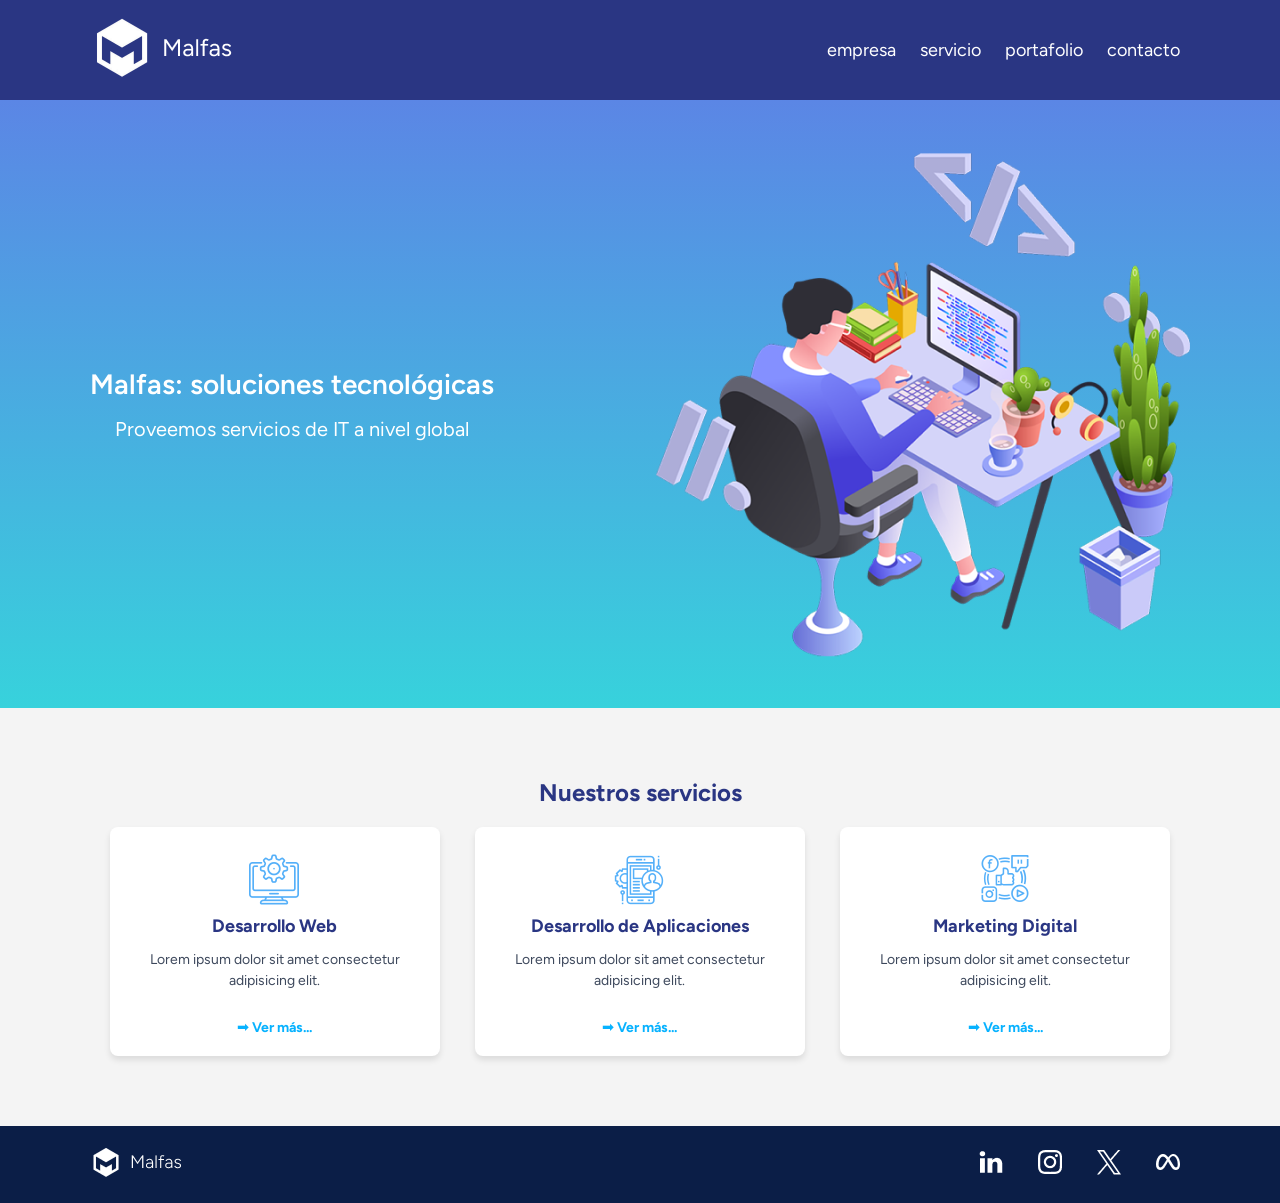
<file: index.html>
<!DOCTYPE html>
<html lang="es">
<head>
    <meta charset="UTF-8">
    <meta name="viewport" content="width=device-width, initial-scale=1.0">
    <title> Proyecto </title>
    
    <link rel="stylesheet" href="css/proyecto.css">
</head>
<body>
    <header> 
        <section>
        <a href="index.html"> <img src="imagenes/Image20240822161322.png" alt=""></a> 
        <nav>
                <a href="empresa.html">empresa</a>    
                <a href="servicios.html">servicio</a>
                <a href="portafolio.html">portafolio</a>
                <a href="contacto.html">contacto</a>
    </nav> </section>
    
</header>


   <main>
        <section id="hero-banner">
            <div>
                <article>
                    <h1>Malfas:  soluciones tecnológicas </h1>
                    <h2>Proveemos servicios de IT 
                    a nivel global</h2>

                </article>
                        <img src="imagenes/Image20240827154309.png" alt="">
                        </div>
                        </section>
                        <section id="servicios">
                            <h3>Nuestros servicios</h3> <!-- Título centrado -->
                            <div class="contenedores">
                                <article>
                                    <img src="imagenes/imagen desarrollo web.png" alt="Desarrollo Web">
                                    <h2>Desarrollo Web</h2>
                                    <p>Lorem ipsum dolor sit amet consectetur adipisicing elit.</p>
                                    <a href="#">➟ Ver más...</a>
                                </article>
                                <article>
                                    <img src="imagenes/desarrollo de apps.png" alt="Desarrollo de Aplicaciones">
                                    <h2>Desarrollo de Aplicaciones</h2>
                                    <p>Lorem ipsum dolor sit amet consectetur adipisicing elit.</p>
                                    <a href="#">➟ Ver más...</a>
                                </article>
                                <article>
                                    <img src="imagenes/ultima img.png" alt="Marketing Digital">
                                    <h2>Marketing Digital</h2>
                                    <p>Lorem ipsum dolor sit amet consectetur adipisicing elit.</p>
                                    <a href="#">➟ Ver más...</a>
                                </article>
                            </div>
                        </section>
    </div>
</section>

 </section>  

</main>
<footer>
    <section>
        <!-- Logo -->
        <a href="index.html">
            <img src="imagenes/imagen footer.png" alt="Logo de la empresa">
        </a>

        <!-- Redes sociales -->
        <div class="social-links">
            <a href="#1"><img src="imagenes/FOOTER IMG1.png" alt="Red social 1"></a>
            <a href="#2"><img src="imagenes/FOTERIMG2.png" alt="Red social 2"></a>
            <a href="#3"><img src="imagenes/fotterimg3.png" alt="Red social 3"></a>
            <a href="#4"><img src="imagenes/footerimg4.png" alt="Red social 4"></a>
        </div>

       </a>
    </section>
</footer>
</html>
</file>
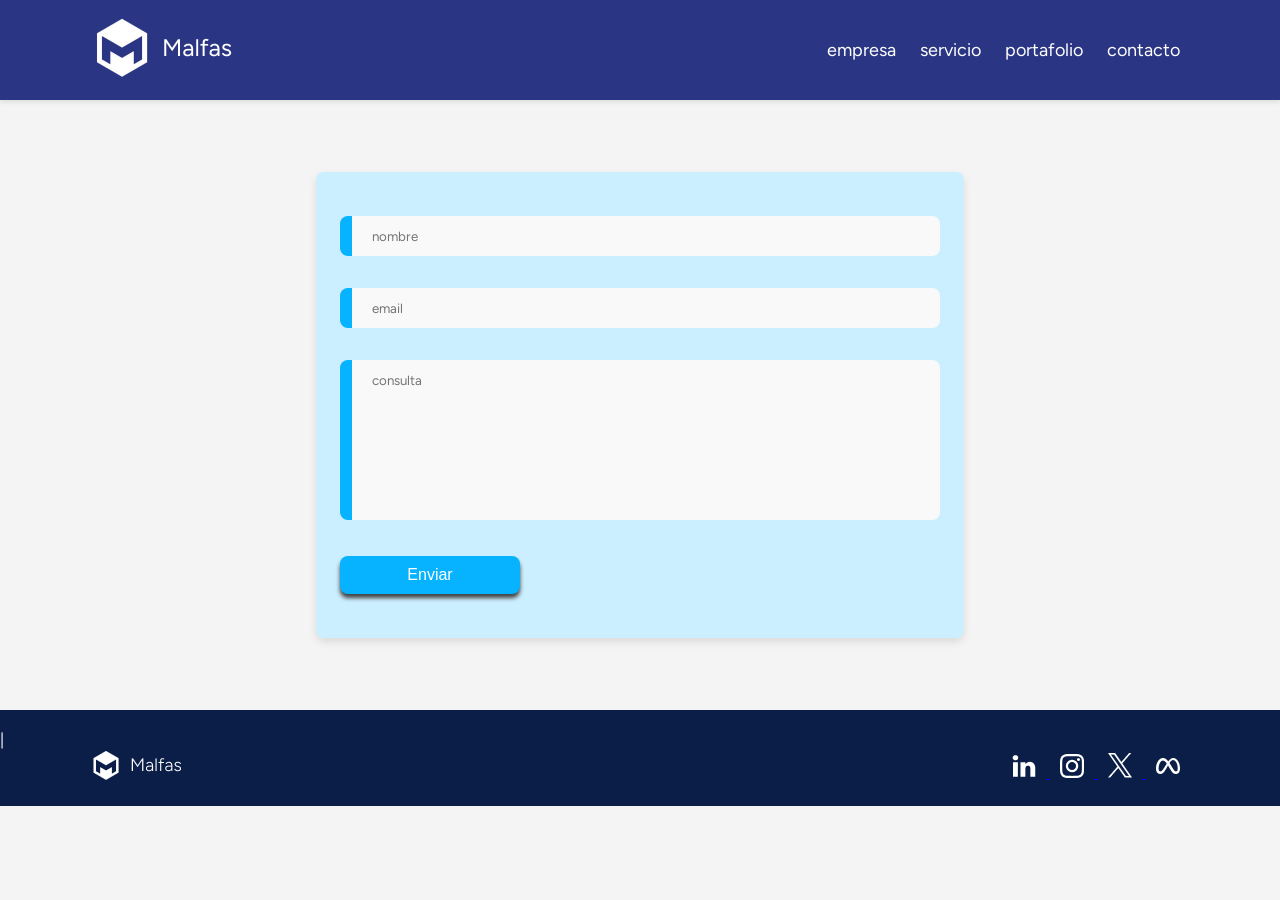
<file: contacto.html>
<!DOCTYPE html>
<html lang="es">
<head>
    <meta charset="UTF-8">
    <meta name="viewport" content="width=device-width, initial-scale=1.0">
    <title> Proyecto </title>
    
    <link rel="stylesheet" href="css/proyecto.css">
</head>
<body>
    <header> 
        <section>
        <a href="index.html"> <img src="imagenes/Image20240822161322.png" alt=""></a> 
        <nav>
                <a href="empresa.html">empresa</a>    
                <a href="servicios.html">servicio</a>
                <a href="portafolio.html">portafolio</a>
                <a href="contacto.html">contacto</a>
    </nav> </section>
    
</header>


   <main>
   <form action="contacto.php" method="post"> 
<input type="text" placeholder="nombre"> 
<input type="email"  placeholder="email"> 
<textarea placeholder="consulta"></textarea>
<button>Enviar</button>
   </form>

</main>
      <footer>
|       <section>
<!-- logo de empresa -->
            <a href="index.html"> <img src="imagenes/imagen footer.png" alt=""></a> 
            <div>

                <a href="#1"><img src="imagenes/FOOTER IMG1.png" alt=""> </a>
                <a href="#1"><img src="imagenes/FOTERIMG2.png" alt=""> </a>
                <a href="#1"><img src="imagenes/fotterimg3.png" alt=""> </a>
                <a href="#1"><img src="imagenes/footerimg4.png" alt=""> </a>
                
       </div>

</section>

   </footer>

</body>
</html>
</file>
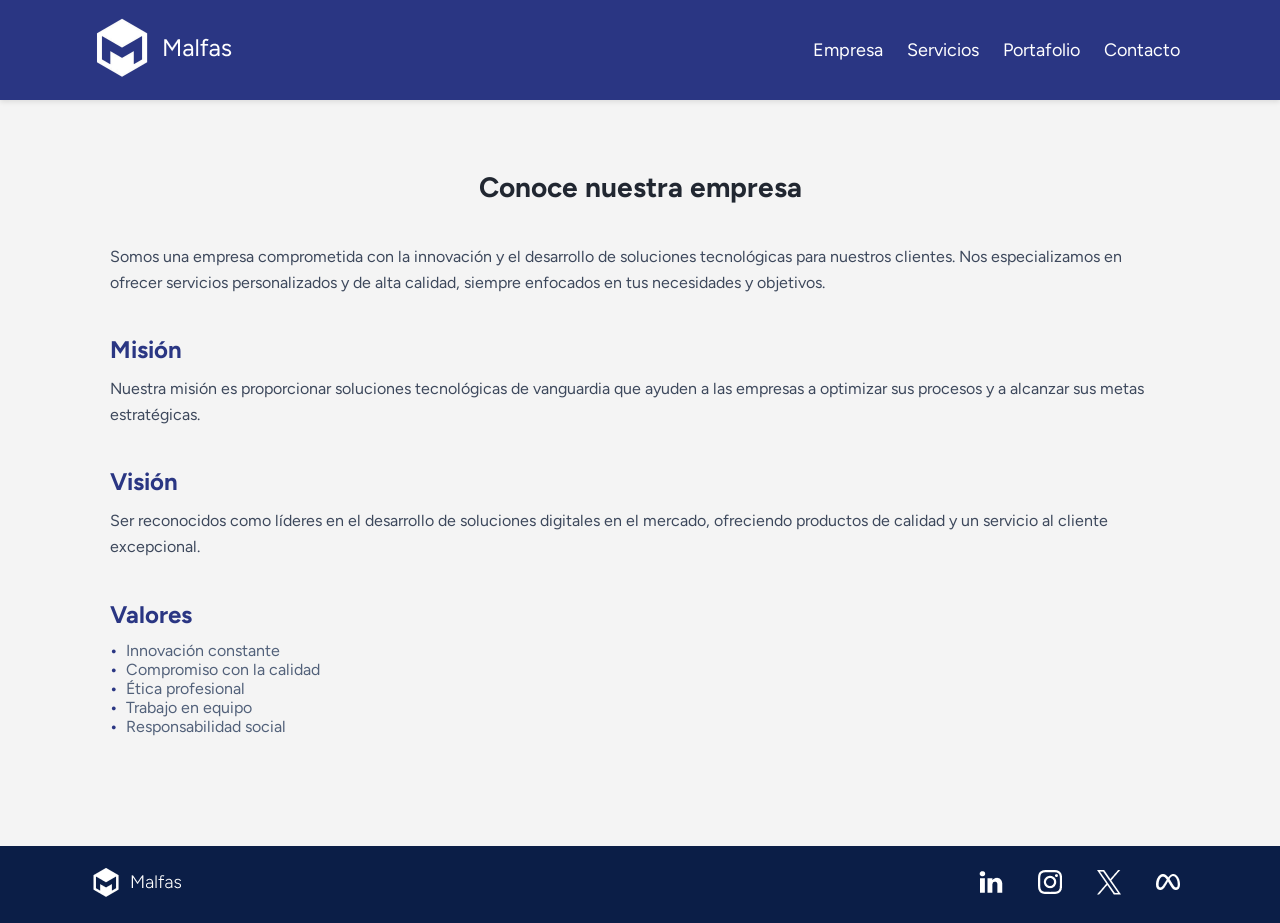
<file: empresa.html>
<!DOCTYPE html>
<html lang="es">
<head>
    <meta charset="UTF-8">
    <meta name="viewport" content="width=device-width, initial-scale=1.0">
    <title>Empresa - Proyecto</title>
    <link rel="stylesheet" href="css/proyecto.css">
</head>
<body>

    <!-- Header -->
    <header>
        <section>
            <a href="index.html"><img src="imagenes/Image20240822161322.png" alt="Logo Empresa"></a>
            <nav>
                <a href="empresa.html">Empresa</a>
                <a href="servicios.html">Servicios</a>
                <a href="portafolio.html">Portafolio</a>
                <a href="contacto.html">Contacto</a>
            </nav>
        </section>
    </header>

    <!-- Main Content -->
    <main>
        <section id="empresa">
            <div class="empresa-intro">
                <h1>Conoce nuestra empresa</h1>
                <p>
                    Somos una empresa comprometida con la innovación y el desarrollo de soluciones tecnológicas para nuestros clientes. 
                    Nos especializamos en ofrecer servicios personalizados y de alta calidad, siempre enfocados en tus necesidades y objetivos.
                </p>
            </div>

            <div class="empresa-mision">
                <h2>Misión</h2>
                <p>
                    Nuestra misión es proporcionar soluciones tecnológicas de vanguardia que ayuden a las empresas a optimizar sus procesos y a alcanzar sus metas estratégicas.
                </p>
            </div>

            <div class="empresa-vision">
                <h2>Visión</h2>
                <p>
                    Ser reconocidos como líderes en el desarrollo de soluciones digitales en el mercado, ofreciendo productos de calidad y un servicio al cliente excepcional.
                </p>
            </div>

            <div class="empresa-valores">
                <h2>Valores</h2>
                <ul>
                    <li>Innovación constante</li>
                    <li>Compromiso con la calidad</li>
                    <li>Ética profesional</li>
                    <li>Trabajo en equipo</li>
                    <li>Responsabilidad social</li>
                </ul>
            </div>
        </section>
    </main>

    <!-- Footer -->
    <footer>
        <section>
            <a href="index.html"><img src="imagenes/imagen footer.png" alt="Logo Footer"></a>
            <div class="social-links">
                <a href="#1"><img src="imagenes/FOOTER IMG1.png" alt="Red Social 1"></a>
                <a href="#1"><img src="imagenes/FOTERIMG2.png" alt="Red Social 2"></a>
                <a href="#1"><img src="imagenes/fotterimg3.png" alt="Red Social 3"></a>
                <a href="#1"><img src="imagenes/footerimg4.png" alt="Red Social 4"></a>
            </div>
        </section>
    </footer>

</body>
</html>
</file>
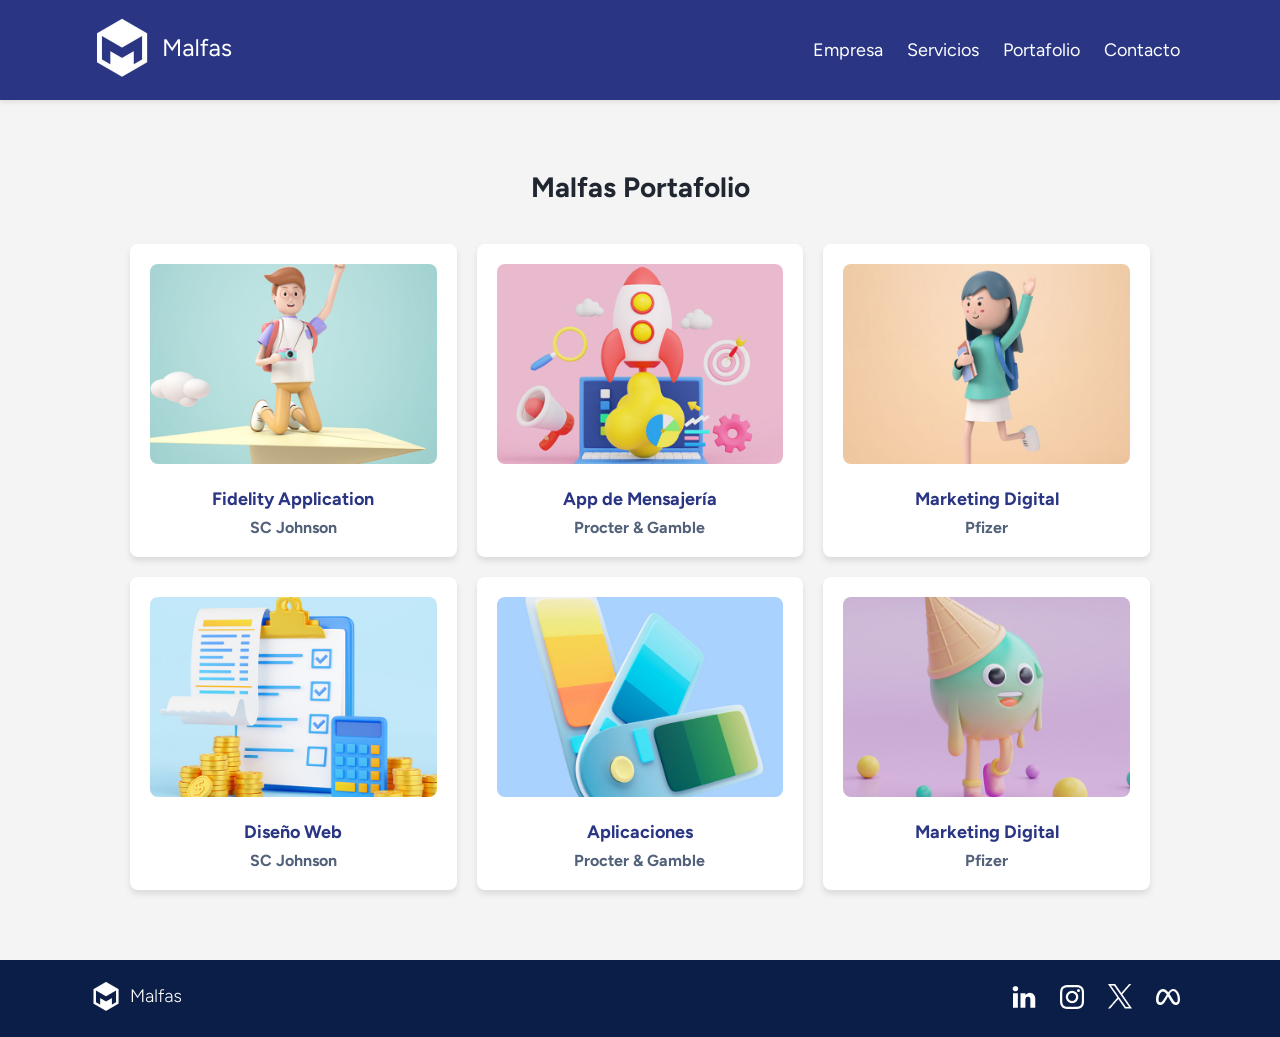
<file: portafolio.html>
<!DOCTYPE html>
<html lang="es">
<head>
    <meta charset="UTF-8">
    <meta name="viewport" content="width=device-width, initial-scale=1.0">
    <title>Proyecto</title>
    <link rel="stylesheet" href="css/proyecto.css">
</head>
<body>
    <header>
        <section>
            <a href="index.html">
                <img src="imagenes/Image20240822161322.png" alt="Logo">
            </a>
            <nav>
                <a href="empresa.html">Empresa</a>
                <a href="servicios.html">Servicios</a>
                <a href="portafolio.html">Portafolio</a>
                <a href="contacto.html">Contacto</a>
            </nav>
        </section>
    </header>

    <main>
        <section id="portafolio">
            <h1>Malfas Portafolio</h1>
            <div class="portfolio-grid">
                <article>
                    <a href="#1">
                        <img src="imagenes/porfolioo1.png" alt="Fidelity Application">
                        <h2>Fidelity Application</h2>
                        <h3>SC Johnson</h3>
                    </a>
                </article>
                <article>
                    <a href="#1">
                        <img src="imagenes/porfolio2.png" alt="App de Mensajería">
                        <h2>App de Mensajería</h2>
                        <h3>Procter & Gamble</h3>
                    </a>
                </article>
                <article>
                    <a href="#1">
                        <img src="imagenes/porfolio3.png" alt="Marketing Digital">
                        <h2>Marketing Digital</h2>
                        <h3>Pfizer</h3>
                    </a>
                </article>
                <article>
                    <a href="#1">
                        <img src="imagenes/porfolio4.png" alt="Diseño Web">
                        <h2>Diseño Web</h2>
                        <h3>SC Johnson</h3>
                    </a>
                </article>
                <article>
                    <a href="#1">
                        <img src="imagenes/porfolio5.png" alt="Aplicaciones">
                        <h2>Aplicaciones</h2>
                        <h3>Procter & Gamble</h3>
                    </a>
                </article>
                <article>
                    <a href="#1">
                        <img src="imagenes/porfolio6.png" alt="Marketing Digital">
                        <h2>Marketing Digital</h2>
                        <h3>Pfizer</h3>
                    </a>
                </article>
            </div>
        </section>
    </main>

    <footer>
        <section>
            <a href="index.html">
                <img src="imagenes/imagen footer.png" alt="Logo">
            </a>
            <div>
                <a href="#1"><img src="imagenes/FOOTER IMG1.png" alt=""></a>
                <a href="#1"><img src="imagenes/FOTERIMG2.png" alt=""></a>
                <a href="#1"><img src="imagenes/fotterimg3.png" alt=""></a>
                <a href="#1"><img src="imagenes/footerimg4.png" alt=""></a>
            </div>
        </section>
    </footer>
</body>
</html>
</file>
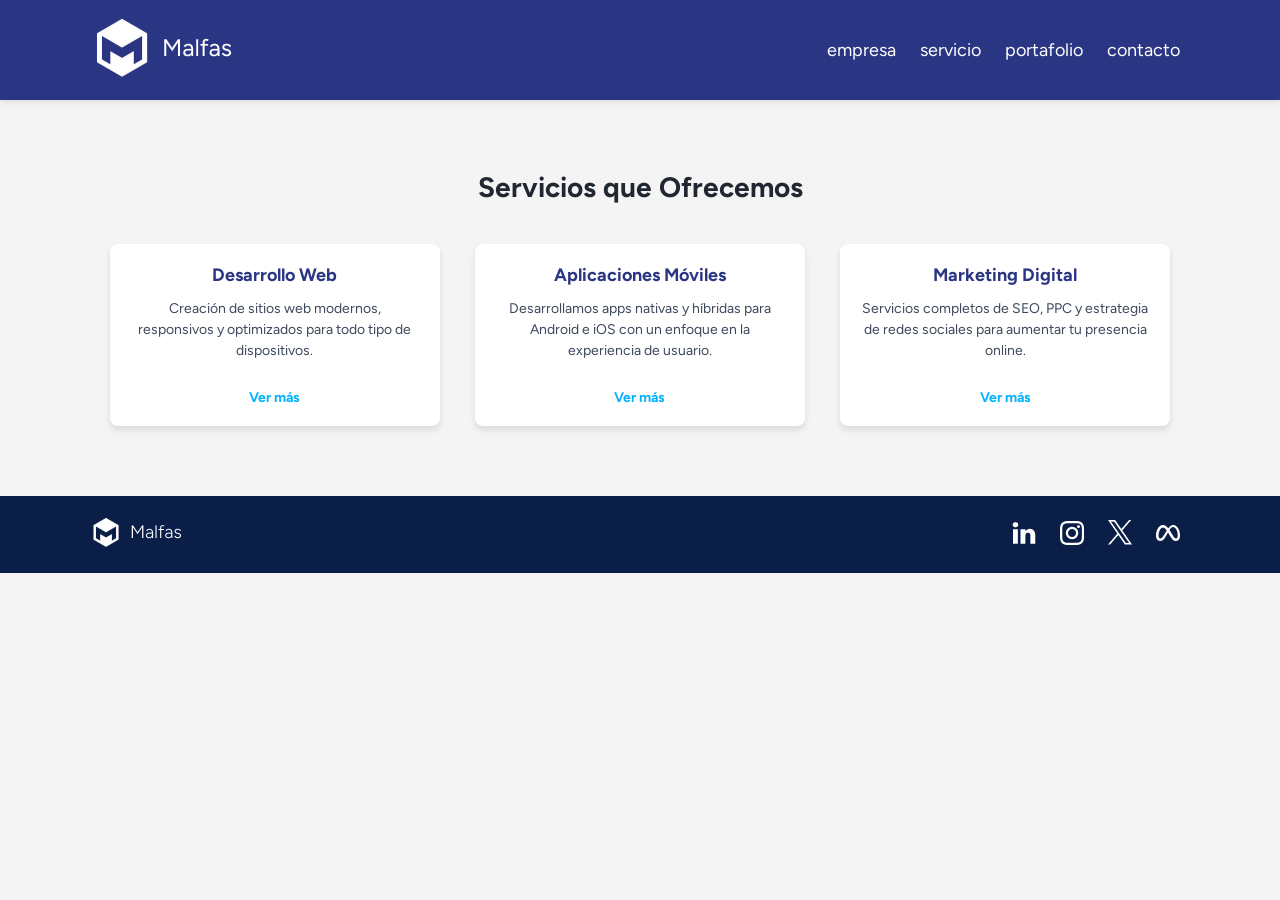
<file: servicios.html>
<!DOCTYPE html>
<html lang="es">
<head>
    <meta charset="UTF-8">
    <meta name="viewport" content="width=device-width, initial-scale=1.0">
    <title>Servicios - Proyecto</title>
    <link rel="stylesheet" href="css/proyecto.css">
</head>
<body>
    <header> 
        <section>
        <a href="index.html"> <img src="imagenes/Image20240822161322.png" alt=""></a> 
        <nav>
            <a href="empresa.html">empresa</a>    
            <a href="servicios.html">servicio</a>
            <a href="portafolio.html">portafolio</a>
            <a href="contacto.html">contacto</a>
        </nav>
        </section>
    </header>

    <main>
        <section id="servicios">
            <h1>Servicios que Ofrecemos</h1>
            <div class="contenedores">
                <article>
                    <h2>Desarrollo Web</h2>
                    <p>Creación de sitios web modernos, responsivos y optimizados para todo tipo de dispositivos.</p>
                    <a href="#">Ver más</a>
                </article>

                <article>
                    <h2>Aplicaciones Móviles</h2>
                    <p>Desarrollamos apps nativas y híbridas para Android e iOS con un enfoque en la experiencia de usuario.</p>
                    <a href="#">Ver más</a>
                </article>

                <article>
                    <h2>Marketing Digital</h2>
                    <p>Servicios completos de SEO, PPC y estrategia de redes sociales para aumentar tu presencia online.</p>
                    <a href="#">Ver más</a>
                </article>
            </div>
        </section>
    </main>

    <footer>
        <section>
            <a href="index.html"><img src="imagenes/imagen footer.png" alt=""></a> 
            <div>
                <a href="#1"><img src="imagenes/FOOTER IMG1.png" alt=""></a>
                <a href="#1"><img src="imagenes/FOTERIMG2.png" alt=""></a>
                <a href="#1"><img src="imagenes/fotterimg3.png" alt=""></a>
                <a href="#1"><img src="imagenes/footerimg4.png" alt=""></a>
            </div>
        </section>
    </footer>
</body>
</html>
</file>
<file: css/proyecto.css>
@import url('https://fonts.googleapis.com/css2?family=Figtree:ital,wght@0,300..900;1,300..900&display=swap');

* {
    margin: 0;
    padding: 0;
    box-sizing: border-box;
}

body {
    font-family: 'Figtree', sans-serif;
    color: #333;
    background-color: #f4f4f4;
}

/* Hero Banner */
#hero-banner {
    width: 100%;
    background: linear-gradient(180deg, #5B86E5, #37D2DC);
    padding: 40px 0;
    color: white;
    text-align: center;
}

#hero-banner div {
    max-width: 1100px;
    margin: auto;
    display: flex;
    align-items: center;
    justify-content: space-between;
    flex-wrap: wrap;
}

#hero-banner h1 {
    font-size: 28px;
    font-weight: 600;
    margin-bottom: 16px;
}

#hero-banner h2 {
    font-size: 20px;
    font-weight: 400;
    max-width: 600px;
    margin: 0 auto;
}

/* Sección Servicios */
#servicios {
    max-width: 1100px;
    margin: 20px auto;
    padding: 20px;
    text-align: center;
}

#servicios h3 {
    font-size: 24px;
    font-weight: bold;
    color: hsl(232, 51%, 34%);
    margin-bottom: 20px;
}

#servicios .contenedores {
    display: flex;
    justify-content: space-between;
    gap: 20px;
    flex-wrap: wrap;
}

#servicios article {
    width: calc(33% - 20px);
    background-color: white;
    border-radius: 8px;
    padding: 20px;
    box-shadow: 0 4px 6px rgba(0, 0, 0, 0.1);
    text-align: center;
    transition: transform 0.3s ease, box-shadow 0.3s ease;
}

#servicios article:hover {
    transform: scale(1.05);
    box-shadow: 0 8px 12px rgba(0, 0, 0, 0.2);
}

#servicios article h2 {
    font-size: 18px;
    color: hsl(232, 51%, 34%);
    margin-bottom: 12px;
}

#servicios article p {
    font-size: 14px;
    color: hsl(218, 20%, 30%);
    margin-bottom: 16px;
    line-height: 1.5;
}

#servicios a {
    display: inline-block;
    font-size: 14px;
    font-weight: bold;
    color: #07B2FF;
    text-decoration: none;
    margin-top: 12px;
    transition: color 0.3s ease-in-out;
}

#servicios a:hover {
    color: #055fa8;
}

/* FOOTER */
footer {
    background-color: hsl(221, 73%, 16%);
    color: white;
    padding: 20px 0;
}

footer section {
    max-width: 1100px;
    margin: auto;
    display: flex;
    justify-content: space-between;
    align-items: center;
    text-align: center;
}

footer img {
    max-height: 50px;
}

footer .social-links {
    display: flex;
    gap: 15px;
}

footer .social-links a {
    text-decoration: none;
    color: white;
    transition: transform 0.3s ease, color 0.3s ease;
}

footer .social-links a:hover {
    transform: scale(1.2);
    color: hsl(210, 50%, 70%);
}

/* FORMULARIO */

form {
    max-width: 648px;
    background-color: #CCEFFF;
    margin: 72px auto;
    padding: 44px 24px;
    border-radius: 8px;
    box-shadow: 0 4px 8px rgba(0, 0, 0, 0.1);
}

form input,
form textarea {
    width: 100%;
    margin-bottom: 32px;
    font-family: "Figtree", sans-serif;
    border: none;
    border-left: 12px solid #07B2FF;
    border-radius: 8px;
    padding: 12px 20px;
    background-color: #f9f9f9;
}

form textarea {
    height: 160px;
    resize: none;
}

form button {
    width: 180px;
    padding: 10px;
    color: white;
    background-color: #07B2FF;
    border-radius: 8px;
    border: none;
    font-size: 16px;
    box-shadow: 0px 4px 4px hsla(0, 0%, 25%);
    cursor: pointer;
    transition: transform 0.3s, background-color 0.3s;
}

form button:hover {
    background-color: #055fa8;
    transform: scale(1.05);
}

/* Header */
header {
    background-color: hsl(232, 51%, 34%);
    width: 100%;
    padding: 15px 20px;
    box-shadow: 0 2px 5px rgba(0, 0, 0, 0.1);
}

header section {
    max-width: 1100px;
    margin: auto;
    display: flex;
    justify-content: space-between;
    align-items: center;
}

header nav a {
    text-decoration: none;
    color: white;
    font-size: 18px;
    margin: 0 10px;
    transition: color 0.3s ease-in-out;
}

header nav a:hover {
    color: hsl(210, 50%, 80%);
}

/* Portafolio */

#portafolio {
    max-width: 1100px;
    margin: 50px auto;
    padding: 20px;
    text-align: center;
}

#portafolio h1 {
    font-size: 28px;
    color: hsl(218, 20%, 16%);
    margin-bottom: 40px;
}

/* Estilo para la cuadrícula del portafolio */
.portfolio-grid {
    display: grid;
    grid-template-columns: repeat(auto-fit, minmax(300px, 1fr)); 
    gap: 20px;
    padding: 0 20px;
}

/* Estilo para cada artículo dentro de la cuadrícula */
.portfolio-grid article {
    background-color: white;
    border-radius: 8px;
    padding: 20px;
    box-shadow: 0 4px 6px rgba(0, 0, 0, 0.1);
    text-align: center;
    transition: transform 0.3s ease, box-shadow 0.3s ease;
}

/* Efecto hover para los artículos */
.portfolio-grid article:hover {
    transform: scale(1.05);
    box-shadow: 0 8px 12px rgba(0, 0, 0, 0.2);
}

/* Estilo para las imágenes de cada artículo */
.portfolio-grid article img {
    width: 100%;
    height: 200px;
    object-fit: cover;
    border-radius: 8px;
    margin-bottom: 20px;
}

/* Estilo para los títulos y subtítulos */
.portfolio-grid article h2 {
    font-size: 18px;
    color: hsl(232, 51%, 34%);
    margin-bottom: 8px;
}

.portfolio-grid article h3 {
    font-size: 16px;
    color: hsl(218, 20%, 40%);
}

/* Enlaces dentro de los artículos */
.portfolio-grid article a {
    text-decoration: none;
    color: inherit;
}


/* Main Section - Empresa */
#empresa {
    max-width: 1100px;
    margin: 50px auto;
    padding: 20px;
}

#empresa h1 {
    font-size: 28px;
    color: hsl(218, 20%, 16%);
    margin-bottom: 40px;
    text-align: center;
}

#empresa .empresa-intro,
#empresa .empresa-mision,
#empresa .empresa-vision,
#empresa .empresa-valores {
    margin-bottom: 40px;
}

#empresa h2 {
    font-size: 24px;
    color: hsl(232, 51%, 34%);
    margin-bottom: 12px;
}

#empresa p {
    font-size: 16px;
    color: hsl(218, 20%, 30%);
    line-height: 1.6;
    margin-bottom: 16px;
}

#empresa ul {
    list-style-type: none;
    margin-top: 12px;
}

#empresa ul li {
    font-size: 16px;
    color: hsl(218, 20%, 40%);
    padding-left: 16px;
    position: relative;
}

#empresa ul li:before {
    content: "•";
    position: absolute;
    left: 0;
    color: hsl(232, 51%, 34%);
    font-weight: bold;
}


/* Sección de Servicios */
#servicios {
    max-width: 1100px;
    margin: 50px auto;
    padding: 20px;
    text-align: center;
}

#servicios h1 {
    font-size: 28px;
    color: hsl(218, 20%, 16%);
    margin-bottom: 40px;
}

#servicios .contenedores {
    display: flex;
    justify-content: space-between;
    gap: 20px;
    flex-wrap: wrap;
}

#servicios article {
    width: calc(33% - 20px);
    background-color: white;
    border-radius: 8px;
    padding: 20px;
    box-shadow: 0 4px 6px rgba(0, 0, 0, 0.1);
    text-align: center;
    transition: transform 0.3s ease, box-shadow 0.3s ease;
}

#servicios article:hover {
    transform: scale(1.05);
    box-shadow: 0 8px 12px rgba(0, 0, 0, 0.2);
}

#servicios h2 {
    font-size: 20px;
    color: hsl(232, 51%, 34%);
    margin-bottom: 12px;
}

#servicios p {
    font-size: 14px;
    color: hsl(218, 20%, 30%);
    margin-bottom: 16px;
    line-height: 1.5;
}

#servicios a {
    display: inline-block;
    font-size: 14px;
    font-weight: bold;
    color: #07B2FF;
    text-decoration: none;
    margin-top: 12px;
    transition: color 0.3s ease-in-out;
}

#servicios a:hover {
    color: #055fa8;
}

/* Footer */
footer {
    background-color: hsl(221, 73%, 16%);
    color: white;
    padding: 20px 0;
}

footer section {
    max-width: 1100px;
    margin: auto;
    display: flex;
    justify-content: space-between;
    align-items: center;
    flex-wrap: wrap;
}

footer img {
    max-height: 50px;
}

footer .social-links {
    display: flex;
    gap: 15px;
}

footer .social-links a {
    text-decoration: none;
    color: white;
    transition: transform 0.3s ease, color 0.3s ease;
}

footer .social-links a:hover {
    transform: scale(1.2);
    color: hsl(210, 50%, 70%);
}


/* Footer */
footer {
    background-color: hsl(221, 73%, 16%);
    color: white;
    padding: 20px 0;
}

footer section {
    max-width: 1100px;
    margin: auto;
    display: flex;
    justify-content: space-between;
    align-items: center;
    flex-wrap: wrap;
}

footer img {
    max-height: 50px;
}

footer section div a img {
    margin: 0 10px;
    max-height: 30px;
}
</file>
